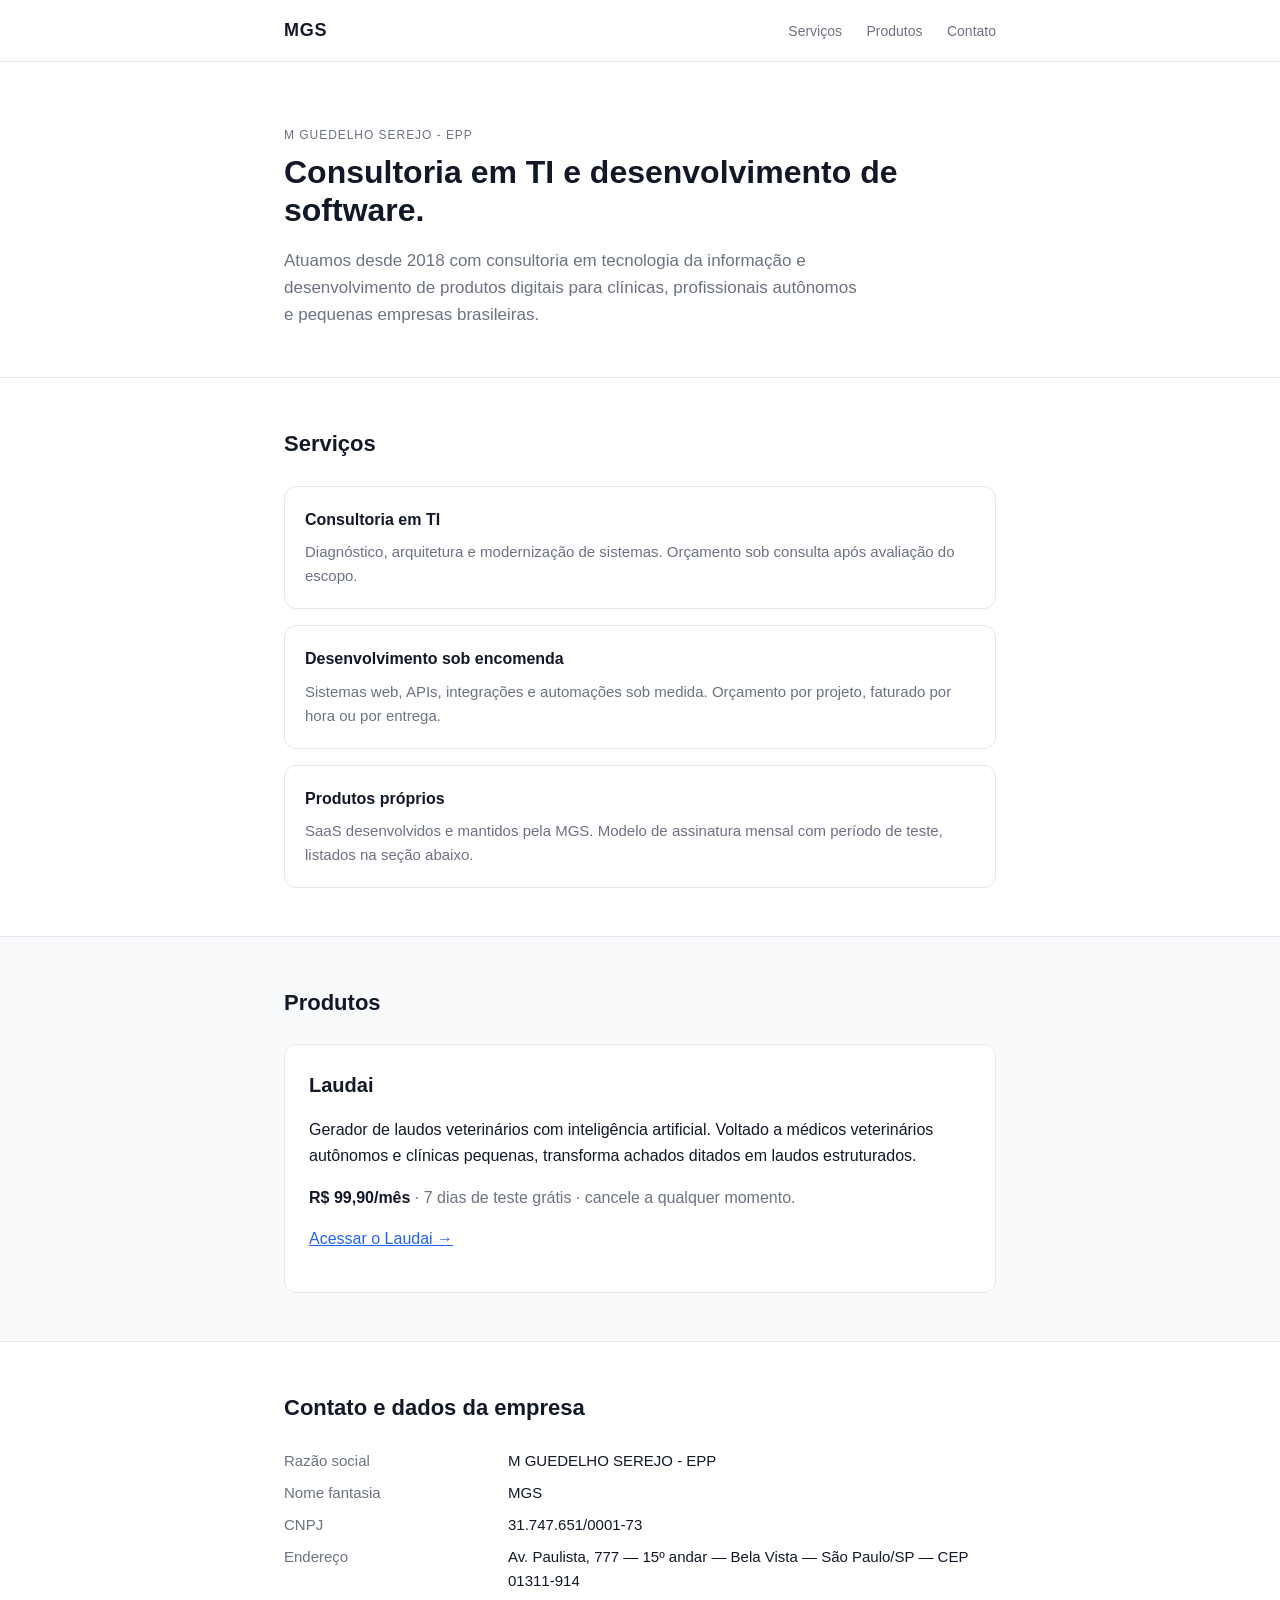
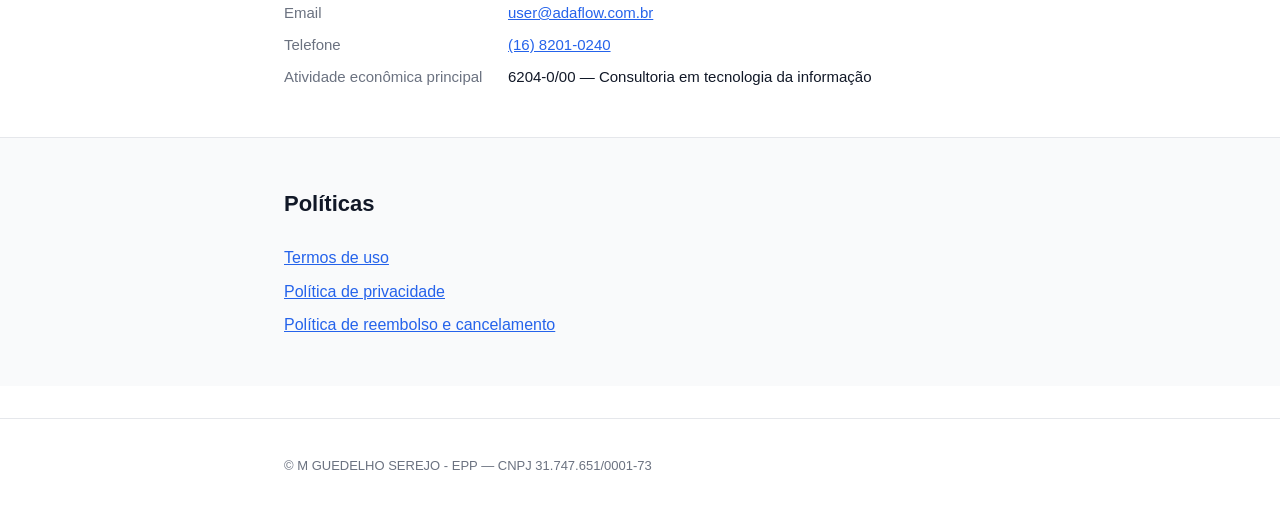
<file: index.html>
<!doctype html>
<html lang="pt-BR">
  <head>
    <meta charset="utf-8" />
    <meta name="viewport" content="width=device-width, initial-scale=1" />
    <title>MGS — Consultoria e desenvolvimento de software</title>
    <meta
      name="description"
      content="M GUEDELHO SEREJO - EPP (MGS) — consultoria em TI e desenvolvimento de software. CNPJ 31.747.651/0001-73."
    />
    <link rel="stylesheet" href="style.css" />
  </head>
  <body>
    <header class="site-header">
      <div class="container">
        <a href="/" class="brand">MGS</a>
        <nav>
          <a href="#servicos">Serviços</a>
          <a href="#produtos">Produtos</a>
          <a href="#contato">Contato</a>
        </nav>
      </div>
    </header>

    <main>
      <section class="hero">
        <div class="container">
          <p class="kicker">M GUEDELHO SEREJO - EPP</p>
          <h1>Consultoria em TI e desenvolvimento de software.</h1>
          <p class="lead">
            Atuamos desde 2018 com consultoria em tecnologia da informação e desenvolvimento de produtos digitais para
            clínicas, profissionais autônomos e pequenas empresas brasileiras.
          </p>
        </div>
      </section>

      <section id="servicos" class="section">
        <div class="container">
          <h2>Serviços</h2>
          <ul class="cards">
            <li>
              <h3>Consultoria em TI</h3>
              <p>
                Diagnóstico, arquitetura e modernização de sistemas. Orçamento sob consulta após avaliação do escopo.
              </p>
            </li>
            <li>
              <h3>Desenvolvimento sob encomenda</h3>
              <p>
                Sistemas web, APIs, integrações e automações sob medida. Orçamento por projeto, faturado por hora ou por
                entrega.
              </p>
            </li>
            <li>
              <h3>Produtos próprios</h3>
              <p>
                SaaS desenvolvidos e mantidos pela MGS. Modelo de assinatura mensal com período de teste, listados na
                seção abaixo.
              </p>
            </li>
          </ul>
        </div>
      </section>

      <section id="produtos" class="section section--alt">
        <div class="container">
          <h2>Produtos</h2>
          <article class="product">
            <h3>Laudai</h3>
            <p>
              Gerador de laudos veterinários com inteligência artificial. Voltado a médicos veterinários autônomos e
              clínicas pequenas, transforma achados ditados em laudos estruturados.
            </p>
            <p class="product-pricing">
              <strong>R$ 99,90/mês</strong> · 7 dias de teste grátis · cancele a qualquer momento.
            </p>
            <p>
              <a href="https://app.laudai.vet" target="_blank" rel="noopener">Acessar o Laudai →</a>
            </p>
          </article>
        </div>
      </section>

      <section id="contato" class="section">
        <div class="container">
          <h2>Contato e dados da empresa</h2>
          <dl class="company">
            <dt>Razão social</dt>
            <dd>M GUEDELHO SEREJO - EPP</dd>

            <dt>Nome fantasia</dt>
            <dd>MGS</dd>

            <dt>CNPJ</dt>
            <dd>31.747.651/0001-73</dd>

            <dt>Endereço</dt>
            <dd>Av. Paulista, 777 — 15º andar — Bela Vista — São Paulo/SP — CEP 01311-914</dd>

            <dt>Email</dt>
            <dd><a href="mailto:user@adaflow.com.br">user@adaflow.com.br</a></dd>

            <dt>Telefone</dt>
            <dd><a href="tel:+551682010240">(16) 8201-0240</a></dd>

            <dt>Atividade econômica principal</dt>
            <dd>6204-0/00 — Consultoria em tecnologia da informação</dd>
          </dl>
        </div>
      </section>

      <section class="section section--alt">
        <div class="container">
          <h2>Políticas</h2>
          <ul class="policies">
            <li><a href="termos.html">Termos de uso</a></li>
            <li><a href="privacidade.html">Política de privacidade</a></li>
            <li><a href="reembolso.html">Política de reembolso e cancelamento</a></li>
          </ul>
        </div>
      </section>
    </main>

    <footer class="site-footer">
      <div class="container">
        <p>© M GUEDELHO SEREJO - EPP — CNPJ 31.747.651/0001-73</p>
      </div>
    </footer>
  </body>
</html>
</file>
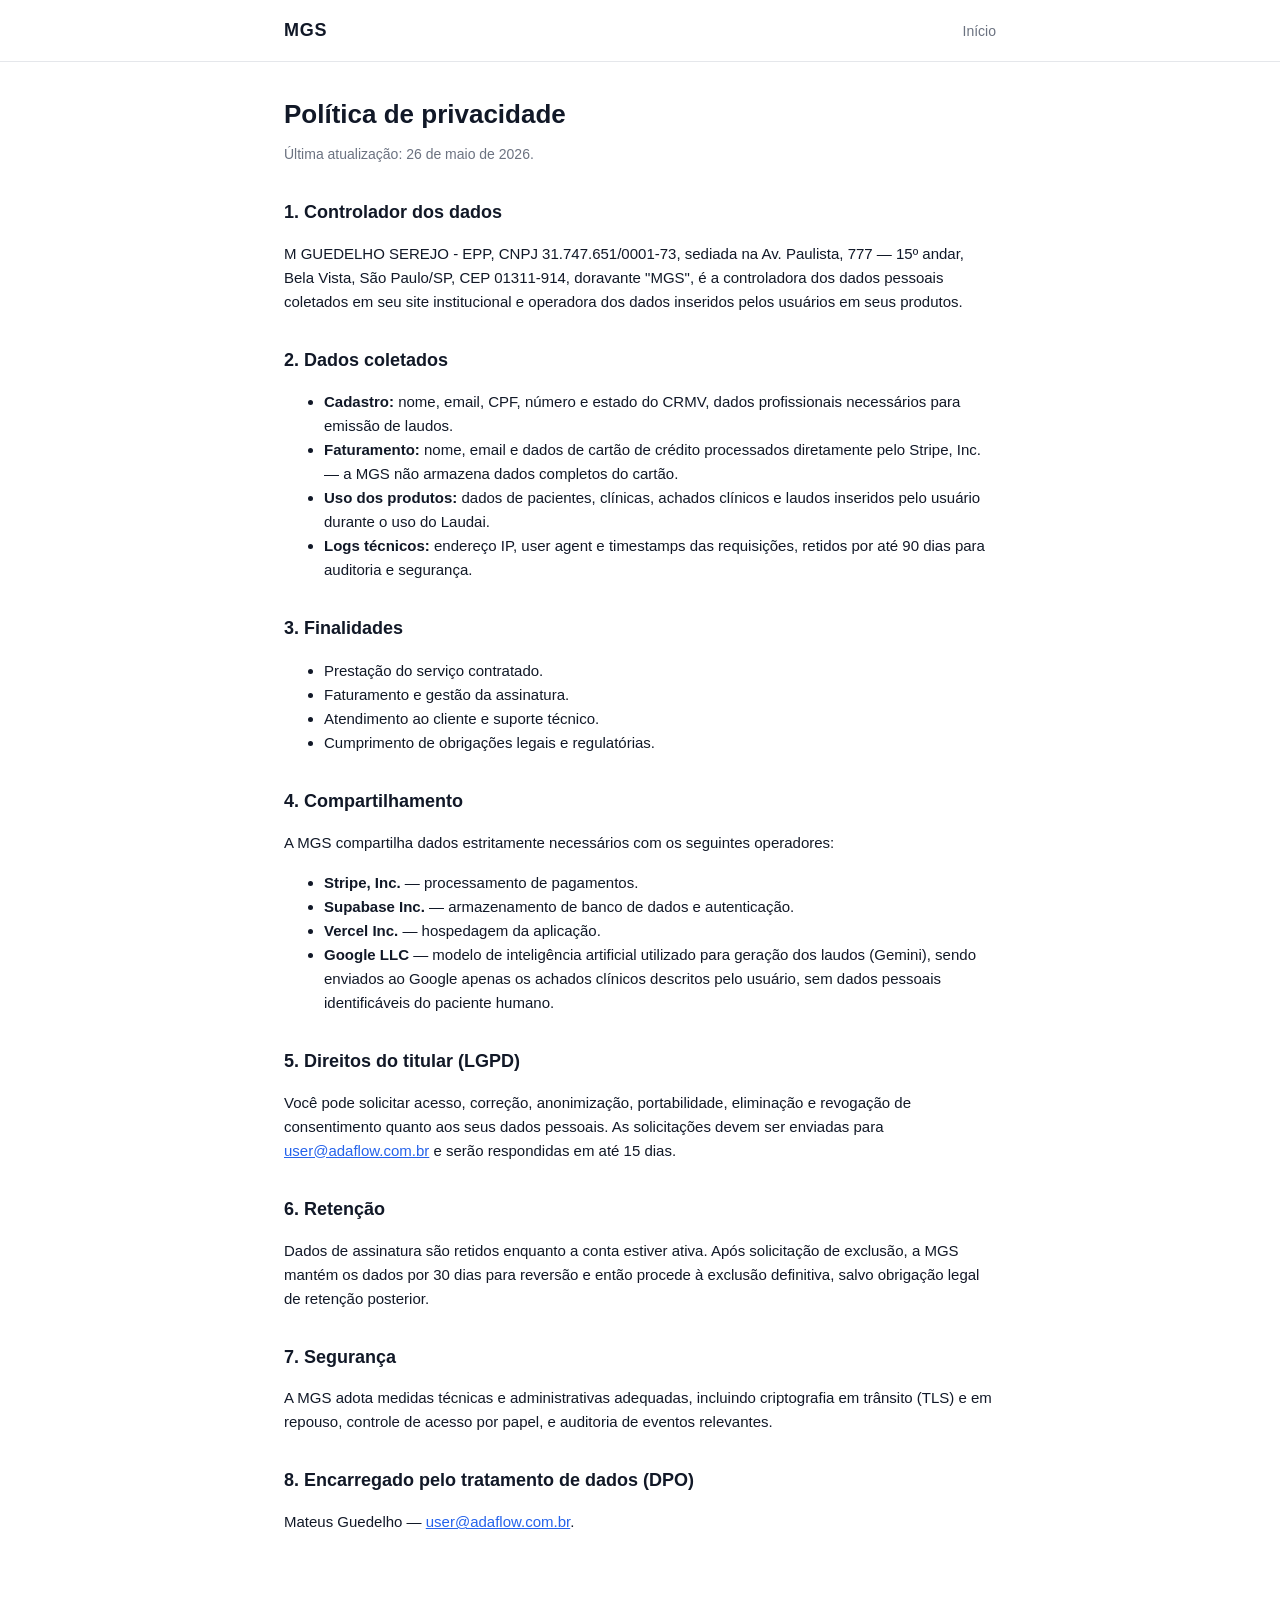
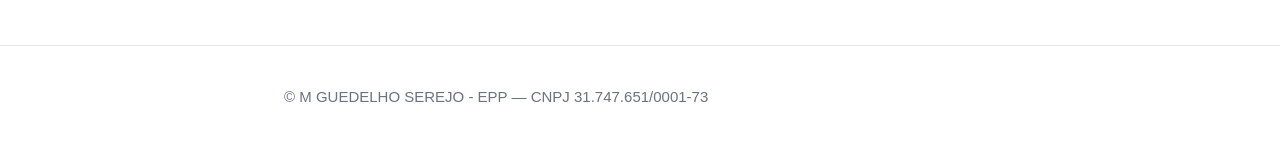
<file: privacidade.html>
<!doctype html>
<html lang="pt-BR" class="legal-page">
  <head>
    <meta charset="utf-8" />
    <meta name="viewport" content="width=device-width, initial-scale=1" />
    <title>Política de privacidade — MGS</title>
    <link rel="stylesheet" href="style.css" />
  </head>
  <body>
    <header class="site-header">
      <div class="container">
        <a href="/" class="brand">MGS</a>
        <nav>
          <a href="index.html">Início</a>
        </nav>
      </div>
    </header>

    <main>
      <div class="container">
        <h1>Política de privacidade</h1>
        <p class="meta">Última atualização: 26 de maio de 2026.</p>

        <h2>1. Controlador dos dados</h2>
        <p>
          M GUEDELHO SEREJO - EPP, CNPJ 31.747.651/0001-73, sediada na Av. Paulista, 777 — 15º andar, Bela Vista, São
          Paulo/SP, CEP 01311-914, doravante "MGS", é a controladora dos dados pessoais coletados em seu site
          institucional e operadora dos dados inseridos pelos usuários em seus produtos.
        </p>

        <h2>2. Dados coletados</h2>
        <ul>
          <li>
            <strong>Cadastro:</strong> nome, email, CPF, número e estado do CRMV, dados profissionais necessários para
            emissão de laudos.
          </li>
          <li>
            <strong>Faturamento:</strong> nome, email e dados de cartão de crédito processados diretamente pelo Stripe,
            Inc. — a MGS não armazena dados completos do cartão.
          </li>
          <li>
            <strong>Uso dos produtos:</strong> dados de pacientes, clínicas, achados clínicos e laudos inseridos pelo
            usuário durante o uso do Laudai.
          </li>
          <li>
            <strong>Logs técnicos:</strong> endereço IP, user agent e timestamps das requisições, retidos por até 90
            dias para auditoria e segurança.
          </li>
        </ul>

        <h2>3. Finalidades</h2>
        <ul>
          <li>Prestação do serviço contratado.</li>
          <li>Faturamento e gestão da assinatura.</li>
          <li>Atendimento ao cliente e suporte técnico.</li>
          <li>Cumprimento de obrigações legais e regulatórias.</li>
        </ul>

        <h2>4. Compartilhamento</h2>
        <p>
          A MGS compartilha dados estritamente necessários com os seguintes operadores:
        </p>
        <ul>
          <li><strong>Stripe, Inc.</strong> — processamento de pagamentos.</li>
          <li><strong>Supabase Inc.</strong> — armazenamento de banco de dados e autenticação.</li>
          <li><strong>Vercel Inc.</strong> — hospedagem da aplicação.</li>
          <li>
            <strong>Google LLC</strong> — modelo de inteligência artificial utilizado para geração dos laudos (Gemini),
            sendo enviados ao Google apenas os achados clínicos descritos pelo usuário, sem dados pessoais identificáveis
            do paciente humano.
          </li>
        </ul>

        <h2>5. Direitos do titular (LGPD)</h2>
        <p>
          Você pode solicitar acesso, correção, anonimização, portabilidade, eliminação e revogação de consentimento
          quanto aos seus dados pessoais. As solicitações devem ser enviadas para
          <a href="mailto:user@adaflow.com.br">user@adaflow.com.br</a> e serão respondidas em até 15 dias.
        </p>

        <h2>6. Retenção</h2>
        <p>
          Dados de assinatura são retidos enquanto a conta estiver ativa. Após solicitação de exclusão, a MGS mantém os
          dados por 30 dias para reversão e então procede à exclusão definitiva, salvo obrigação legal de retenção
          posterior.
        </p>

        <h2>7. Segurança</h2>
        <p>
          A MGS adota medidas técnicas e administrativas adequadas, incluindo criptografia em trânsito (TLS) e em
          repouso, controle de acesso por papel, e auditoria de eventos relevantes.
        </p>

        <h2>8. Encarregado pelo tratamento de dados (DPO)</h2>
        <p>
          Mateus Guedelho — <a href="mailto:user@adaflow.com.br">user@adaflow.com.br</a>.
        </p>
      </div>
    </main>

    <footer class="site-footer">
      <div class="container">
        <p>© M GUEDELHO SEREJO - EPP — CNPJ 31.747.651/0001-73</p>
      </div>
    </footer>
  </body>
</html>
</file>
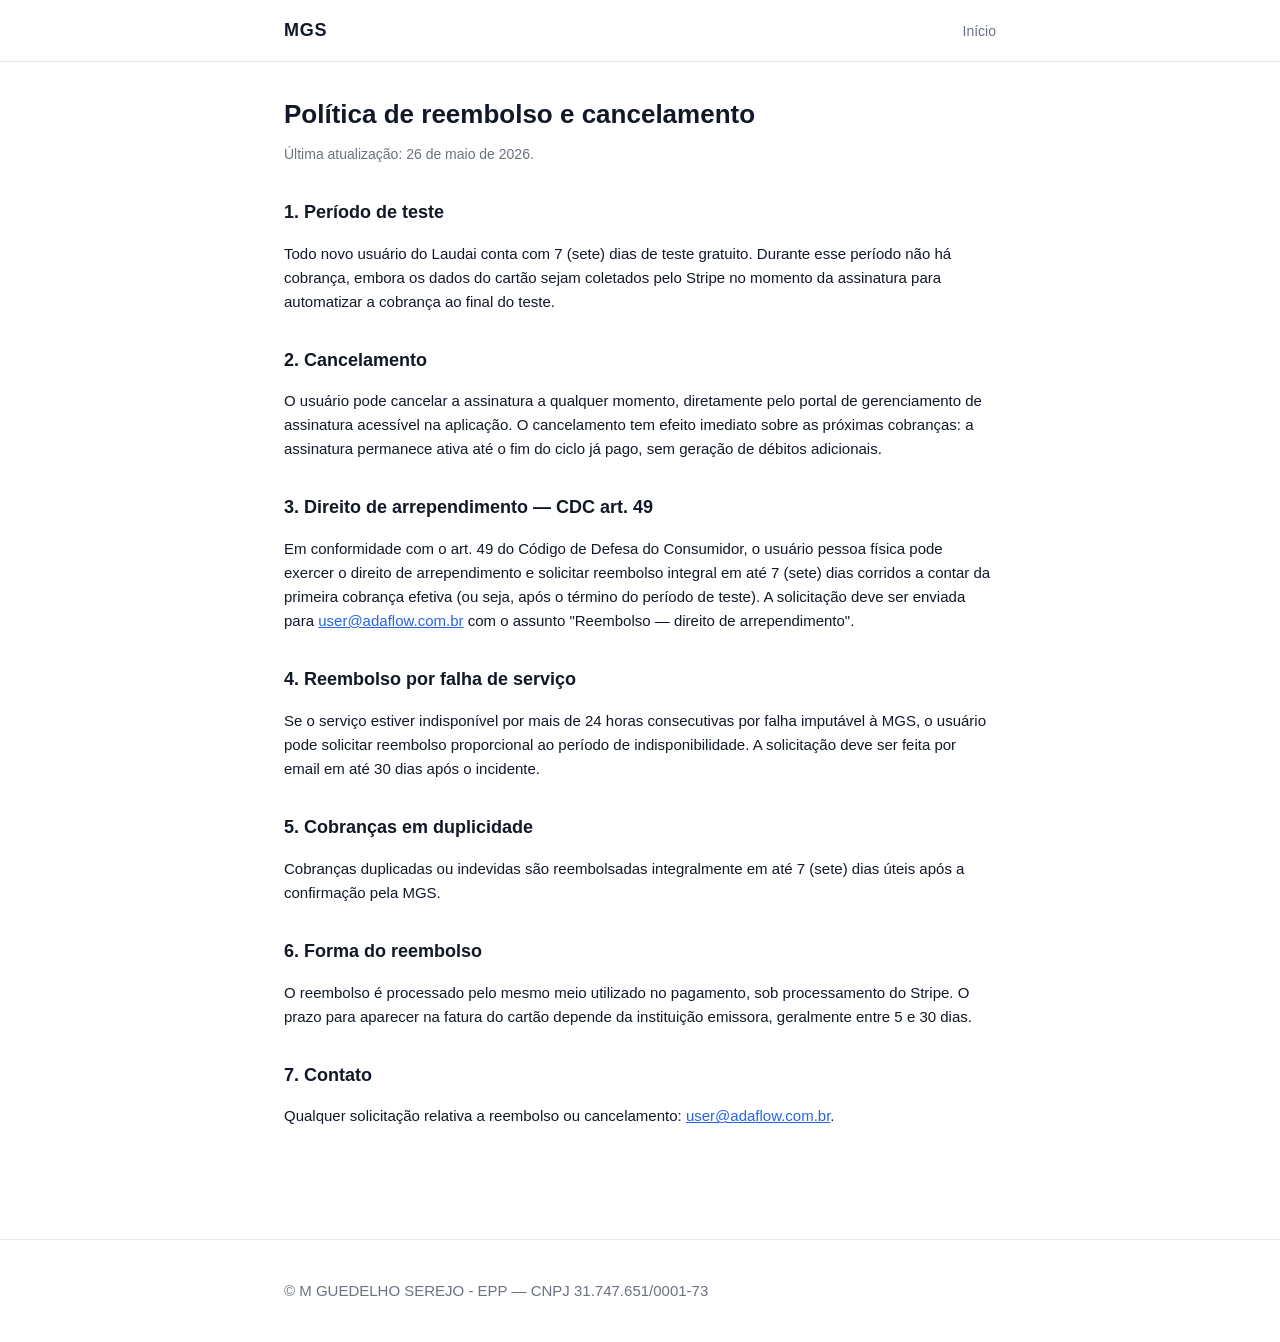
<file: reembolso.html>
<!doctype html>
<html lang="pt-BR" class="legal-page">
  <head>
    <meta charset="utf-8" />
    <meta name="viewport" content="width=device-width, initial-scale=1" />
    <title>Política de reembolso e cancelamento — MGS</title>
    <link rel="stylesheet" href="style.css" />
  </head>
  <body>
    <header class="site-header">
      <div class="container">
        <a href="/" class="brand">MGS</a>
        <nav>
          <a href="index.html">Início</a>
        </nav>
      </div>
    </header>

    <main>
      <div class="container">
        <h1>Política de reembolso e cancelamento</h1>
        <p class="meta">Última atualização: 26 de maio de 2026.</p>

        <h2>1. Período de teste</h2>
        <p>
          Todo novo usuário do Laudai conta com 7 (sete) dias de teste gratuito. Durante esse período não há cobrança,
          embora os dados do cartão sejam coletados pelo Stripe no momento da assinatura para automatizar a cobrança ao
          final do teste.
        </p>

        <h2>2. Cancelamento</h2>
        <p>
          O usuário pode cancelar a assinatura a qualquer momento, diretamente pelo portal de gerenciamento de
          assinatura acessível na aplicação. O cancelamento tem efeito imediato sobre as próximas cobranças: a
          assinatura permanece ativa até o fim do ciclo já pago, sem geração de débitos adicionais.
        </p>

        <h2>3. Direito de arrependimento — CDC art. 49</h2>
        <p>
          Em conformidade com o art. 49 do Código de Defesa do Consumidor, o usuário pessoa física pode exercer o
          direito de arrependimento e solicitar reembolso integral em até 7 (sete) dias corridos a contar da primeira
          cobrança efetiva (ou seja, após o término do período de teste). A solicitação deve ser enviada para
          <a href="mailto:user@adaflow.com.br">user@adaflow.com.br</a> com o assunto "Reembolso — direito de arrependimento".
        </p>

        <h2>4. Reembolso por falha de serviço</h2>
        <p>
          Se o serviço estiver indisponível por mais de 24 horas consecutivas por falha imputável à MGS, o usuário pode
          solicitar reembolso proporcional ao período de indisponibilidade. A solicitação deve ser feita por email em
          até 30 dias após o incidente.
        </p>

        <h2>5. Cobranças em duplicidade</h2>
        <p>
          Cobranças duplicadas ou indevidas são reembolsadas integralmente em até 7 (sete) dias úteis após a confirmação
          pela MGS.
        </p>

        <h2>6. Forma do reembolso</h2>
        <p>
          O reembolso é processado pelo mesmo meio utilizado no pagamento, sob processamento do Stripe. O prazo para
          aparecer na fatura do cartão depende da instituição emissora, geralmente entre 5 e 30 dias.
        </p>

        <h2>7. Contato</h2>
        <p>
          Qualquer solicitação relativa a reembolso ou cancelamento:
          <a href="mailto:user@adaflow.com.br">user@adaflow.com.br</a>.
        </p>
      </div>
    </main>

    <footer class="site-footer">
      <div class="container">
        <p>© M GUEDELHO SEREJO - EPP — CNPJ 31.747.651/0001-73</p>
      </div>
    </footer>
  </body>
</html>
</file>
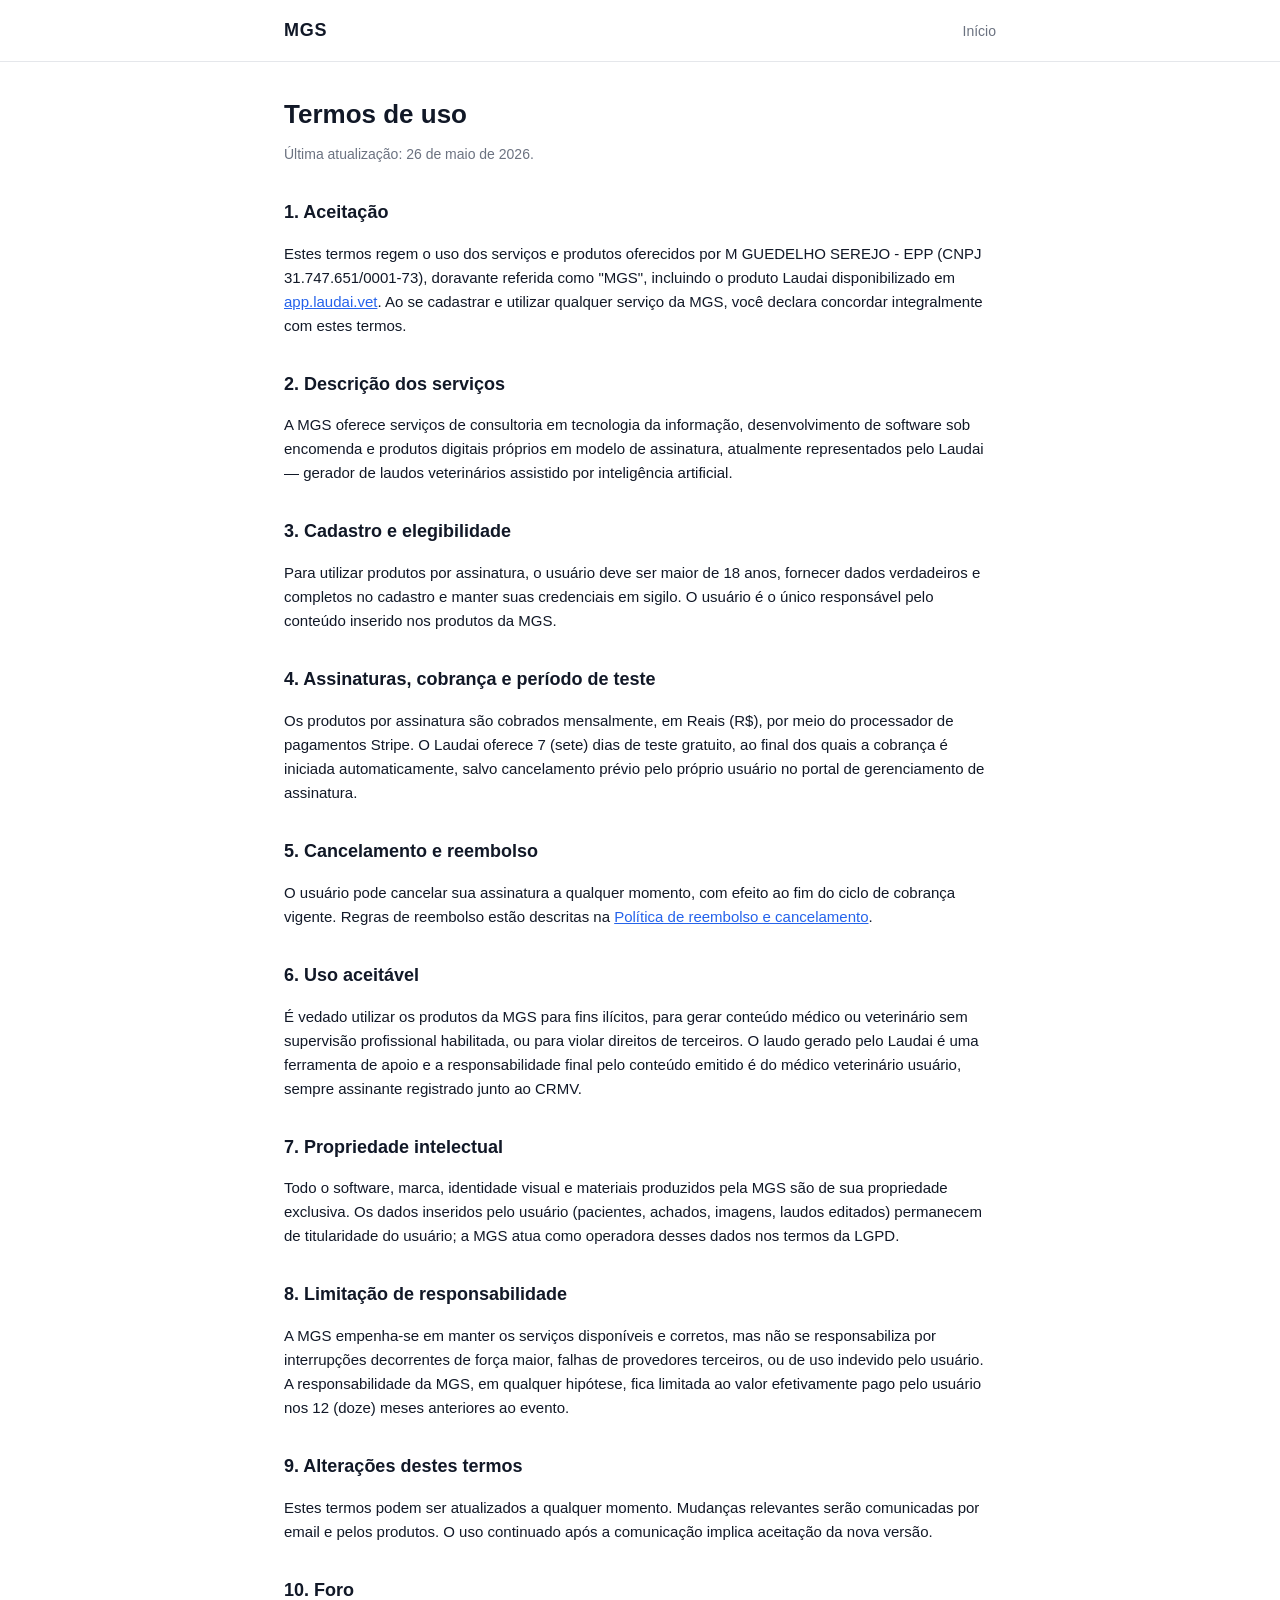
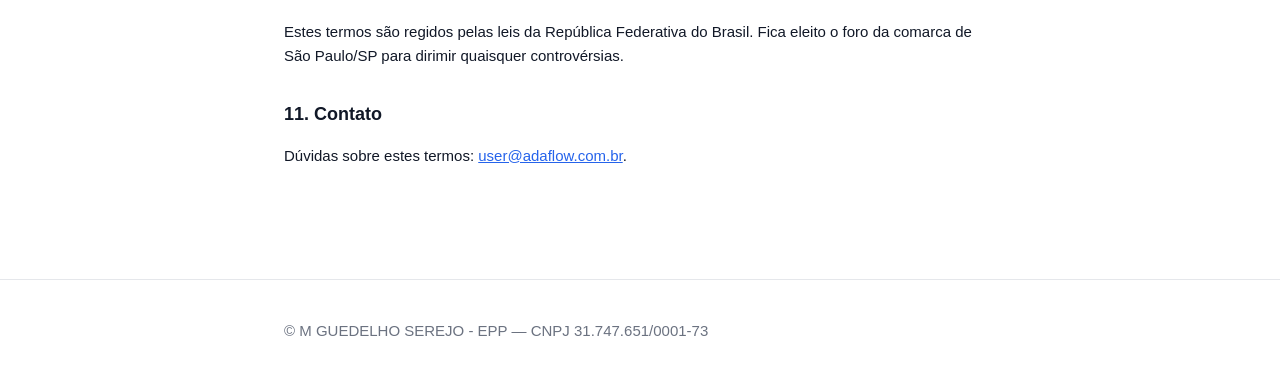
<file: termos.html>
<!doctype html>
<html lang="pt-BR" class="legal-page">
  <head>
    <meta charset="utf-8" />
    <meta name="viewport" content="width=device-width, initial-scale=1" />
    <title>Termos de uso — MGS</title>
    <link rel="stylesheet" href="style.css" />
  </head>
  <body>
    <header class="site-header">
      <div class="container">
        <a href="/" class="brand">MGS</a>
        <nav>
          <a href="index.html">Início</a>
        </nav>
      </div>
    </header>

    <main>
      <div class="container">
        <h1>Termos de uso</h1>
        <p class="meta">Última atualização: 26 de maio de 2026.</p>

        <h2>1. Aceitação</h2>
        <p>
          Estes termos regem o uso dos serviços e produtos oferecidos por M GUEDELHO SEREJO - EPP (CNPJ
          31.747.651/0001-73), doravante referida como "MGS", incluindo o produto Laudai disponibilizado em
          <a href="https://app.laudai.vet">app.laudai.vet</a>. Ao se cadastrar e utilizar qualquer serviço da MGS, você
          declara concordar integralmente com estes termos.
        </p>

        <h2>2. Descrição dos serviços</h2>
        <p>
          A MGS oferece serviços de consultoria em tecnologia da informação, desenvolvimento de software sob encomenda e
          produtos digitais próprios em modelo de assinatura, atualmente representados pelo Laudai — gerador de laudos
          veterinários assistido por inteligência artificial.
        </p>

        <h2>3. Cadastro e elegibilidade</h2>
        <p>
          Para utilizar produtos por assinatura, o usuário deve ser maior de 18 anos, fornecer dados verdadeiros e
          completos no cadastro e manter suas credenciais em sigilo. O usuário é o único responsável pelo conteúdo
          inserido nos produtos da MGS.
        </p>

        <h2>4. Assinaturas, cobrança e período de teste</h2>
        <p>
          Os produtos por assinatura são cobrados mensalmente, em Reais (R$), por meio do processador de pagamentos
          Stripe. O Laudai oferece 7 (sete) dias de teste gratuito, ao final dos quais a cobrança é iniciada
          automaticamente, salvo cancelamento prévio pelo próprio usuário no portal de gerenciamento de assinatura.
        </p>

        <h2>5. Cancelamento e reembolso</h2>
        <p>
          O usuário pode cancelar sua assinatura a qualquer momento, com efeito ao fim do ciclo de cobrança vigente.
          Regras de reembolso estão descritas na
          <a href="reembolso.html">Política de reembolso e cancelamento</a>.
        </p>

        <h2>6. Uso aceitável</h2>
        <p>
          É vedado utilizar os produtos da MGS para fins ilícitos, para gerar conteúdo médico ou veterinário sem
          supervisão profissional habilitada, ou para violar direitos de terceiros. O laudo gerado pelo Laudai é uma
          ferramenta de apoio e a responsabilidade final pelo conteúdo emitido é do médico veterinário usuário, sempre
          assinante registrado junto ao CRMV.
        </p>

        <h2>7. Propriedade intelectual</h2>
        <p>
          Todo o software, marca, identidade visual e materiais produzidos pela MGS são de sua propriedade exclusiva. Os
          dados inseridos pelo usuário (pacientes, achados, imagens, laudos editados) permanecem de titularidade do
          usuário; a MGS atua como operadora desses dados nos termos da LGPD.
        </p>

        <h2>8. Limitação de responsabilidade</h2>
        <p>
          A MGS empenha-se em manter os serviços disponíveis e corretos, mas não se responsabiliza por interrupções
          decorrentes de força maior, falhas de provedores terceiros, ou de uso indevido pelo usuário. A
          responsabilidade da MGS, em qualquer hipótese, fica limitada ao valor efetivamente pago pelo usuário nos 12
          (doze) meses anteriores ao evento.
        </p>

        <h2>9. Alterações destes termos</h2>
        <p>
          Estes termos podem ser atualizados a qualquer momento. Mudanças relevantes serão comunicadas por email e pelos
          produtos. O uso continuado após a comunicação implica aceitação da nova versão.
        </p>

        <h2>10. Foro</h2>
        <p>
          Estes termos são regidos pelas leis da República Federativa do Brasil. Fica eleito o foro da comarca de São
          Paulo/SP para dirimir quaisquer controvérsias.
        </p>

        <h2>11. Contato</h2>
        <p>
          Dúvidas sobre estes termos: <a href="mailto:user@adaflow.com.br">user@adaflow.com.br</a>.
        </p>
      </div>
    </main>

    <footer class="site-footer">
      <div class="container">
        <p>© M GUEDELHO SEREJO - EPP — CNPJ 31.747.651/0001-73</p>
      </div>
    </footer>
  </body>
</html>
</file>
<file: style.css>
:root {
  color-scheme: light;
  --fg: #111827;
  --muted: #6b7280;
  --link: #2563eb;
  --bg: #ffffff;
  --bg-alt: #f9fafb;
  --border: #e5e7eb;
}

* {
  box-sizing: border-box;
}

html,
body {
  margin: 0;
  padding: 0;
}

body {
  font-family:
    -apple-system,
    BlinkMacSystemFont,
    "Segoe UI",
    Roboto,
    "Helvetica Neue",
    Arial,
    sans-serif;
  font-size: 16px;
  line-height: 1.6;
  color: var(--fg);
  background: var(--bg);
}

.container {
  max-width: 760px;
  margin: 0 auto;
  padding: 0 24px;
}

.site-header {
  border-bottom: 1px solid var(--border);
  padding: 16px 0;
}

.site-header .container {
  display: flex;
  align-items: center;
  justify-content: space-between;
  gap: 24px;
}

.brand {
  font-weight: 700;
  font-size: 18px;
  color: var(--fg);
  text-decoration: none;
  letter-spacing: 0.04em;
}

nav a {
  margin-left: 20px;
  color: var(--muted);
  text-decoration: none;
  font-size: 14px;
}

nav a:hover {
  color: var(--fg);
}

a {
  color: var(--link);
}

.hero {
  padding: 64px 0 32px;
}

.hero .kicker {
  text-transform: uppercase;
  letter-spacing: 0.08em;
  font-size: 12px;
  color: var(--muted);
  margin: 0 0 8px;
}

.hero h1 {
  font-size: 32px;
  line-height: 1.2;
  margin: 0 0 16px;
}

.hero .lead {
  color: var(--muted);
  font-size: 17px;
  max-width: 580px;
}

.section {
  padding: 48px 0;
  border-top: 1px solid var(--border);
}

.section--alt {
  background: var(--bg-alt);
}

.section h2 {
  font-size: 22px;
  margin: 0 0 24px;
}

.cards {
  list-style: none;
  padding: 0;
  margin: 0;
  display: grid;
  gap: 16px;
}

.cards li {
  background: var(--bg);
  border: 1px solid var(--border);
  border-radius: 12px;
  padding: 20px;
}

.cards h3 {
  margin: 0 0 8px;
  font-size: 16px;
}

.cards p {
  margin: 0;
  color: var(--muted);
  font-size: 15px;
}

.product {
  background: var(--bg);
  border: 1px solid var(--border);
  border-radius: 12px;
  padding: 24px;
}

.product h3 {
  margin: 0 0 8px;
  font-size: 20px;
}

.product-pricing {
  margin: 8px 0 16px;
  color: var(--muted);
}

.product-pricing strong {
  color: var(--fg);
}

.company {
  display: grid;
  grid-template-columns: 200px 1fr;
  gap: 8px 24px;
  margin: 0;
  font-size: 15px;
}

.company dt {
  color: var(--muted);
}

.company dd {
  margin: 0;
}

@media (max-width: 640px) {
  .company {
    grid-template-columns: 1fr;
    gap: 2px;
  }
  .company dt {
    margin-top: 12px;
  }
  .hero h1 {
    font-size: 26px;
  }
}

.policies {
  list-style: none;
  padding: 0;
  margin: 0;
  display: grid;
  gap: 8px;
}

.site-footer {
  border-top: 1px solid var(--border);
  padding: 24px 0;
  font-size: 13px;
  color: var(--muted);
  margin-top: 32px;
}

.legal-page main {
  padding: 32px 0 64px;
}

.legal-page h1 {
  font-size: 26px;
  margin: 0 0 8px;
}

.legal-page .meta {
  color: var(--muted);
  font-size: 14px;
  margin: 0 0 32px;
}

.legal-page h2 {
  font-size: 18px;
  margin: 32px 0 8px;
}

.legal-page p,
.legal-page li {
  font-size: 15px;
}
</file>
